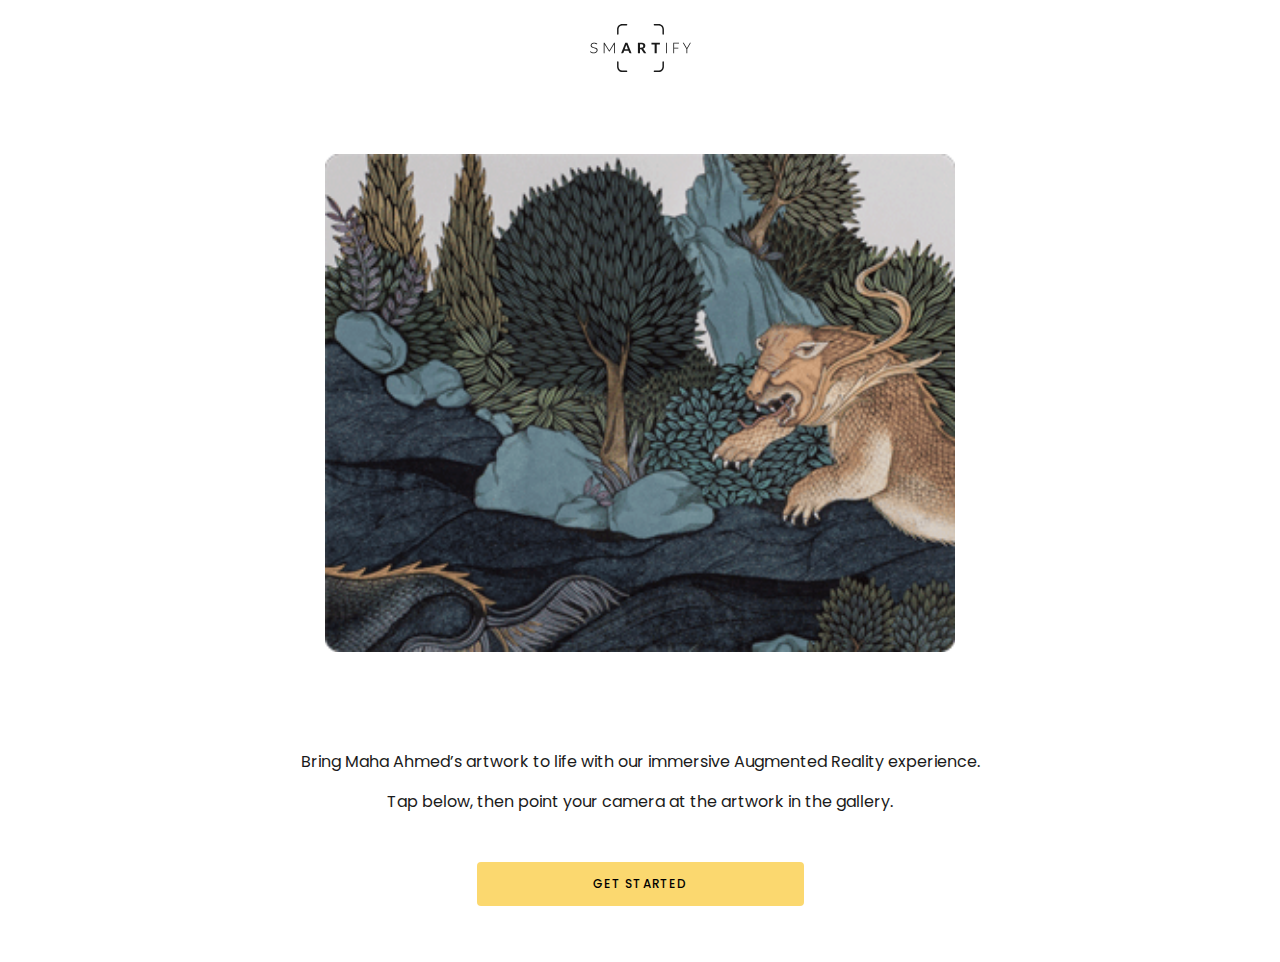
<file: index.html>
<!DOCTYPE html>
<html>
<head>
    <!-- Set the viewport and initial scale for mobile devices -->
    <meta name="viewport" content="width=device-width, initial-scale=1">
    
    <!-- Enable full-screen mode on Apple devices -->
    <meta name="apple-mobile-web-app-capable" content="yes">
    
    <!-- Set the character encoding -->
    <meta charset="UTF-8" />
    
    <!-- Set the title of the webpage -->
    <title>Smartify - Leighton House | Maha Ahmed</title>
    
    <!-- Include the Poppins font from Google Fonts -->
    <link rel="stylesheet" href="https://fonts.googleapis.com/css2?family=Poppins:wght@400;500;700&display=swap">
    
    <!-- Include the custom CSS file for styling -->
    <link rel="stylesheet" href="./Scripts/index.css">
</head>
<body>
    <!-- Smartify logo -->
    <img id="logo" src=".\Assets\Smartify-logo.svg" alt="Smartify Logo" width="101" height="48">
    
    <!-- Image of the painting -->
<div class="image-container"> 
    <img src=".\Assets\LHsm.png" alt="Maha Ahmed artwork" class="fade-image" id="image1">
    <img src=".\Assets\LH2sm.png" alt="Maha Ahmed artwork2" class="fade-image" id="image2">
</div>
  
    <!-- Description of the AR experience -->
    <div id="description">
        <p>Bring Maha Ahmed’s artwork to life with our immersive Augmented Reality experience.</p>
        <p>Tap below, then point your camera at the artwork in the gallery.</p>
    </div>
    
    <!-- Button to start the AR experience -->
    <button id="startButton" onclick="location.href='AR_page.html';">GET STARTED</button>

<!-- JavaScript for resizing -->
<!--     <script>
        function resizeImages() {
              const imageContainer = document.querySelector('.image-container');
              const fadeImages = document.querySelectorAll('.fade-image');

              if (window.innerWidth > window.innerHeight) {
                  // Landscape mode
                  let size = window.innerHeight * 0.7; // 70% of viewport height
                  imageContainer.style.width = `${size}px`;
                  imageContainer.style.height = "auto";
                  imageContainer.style.minHeight = `${size}px`;  // Add this line

                  fadeImages.forEach((img) => {
                      img.style.width = '100%';
                      img.style.height = 'auto';
                  });
              } else {
                  // Portrait mode
                  imageContainer.style.width = '300px';
                  imageContainer.style.height = 'auto';
                  imageContainer.style.minHeight = '300px';  // Add this line

                  fadeImages.forEach((img) => {
                      img.style.width = '100%';
                      img.style.height = 'auto';
                  });
              }
          }

        // Initial call
        resizeImages();

        // Attach the function to resize event
        window.addEventListener('resize', resizeImages);

        // Attach the function to orientationchange event with a delay
        window.addEventListener('orientationchange', function() {
            setTimeout(resizeImages, 200);
        });
    </script> -->
  <!-- JavaScript for image fading -->
    <script>
        let toggle = true;

        setInterval(function() {
            let image1 = document.getElementById('image1');
            let image2 = document.getElementById('image2');

            if (toggle) {
                image1.style.opacity = '0';
                image2.style.opacity = '1';
            } else {
                image1.style.opacity = '1';
                image2.style.opacity = '0';
            }

            toggle = !toggle;
        }, 5000); // 5000ms = 5s
    </script>
</body>
</html>
</file>
<file: Scripts/index.css>
body {
    display: flex;
    flex-direction: column;
    align-items: center;
    justify-content: center;
/*     height: 100vh; */
    padding: 16px;  
    background-color: #ffffff;
    color: #000000;
    text-align: center;
    font-family:'Poppins' , sans-serif;
/*     margin-top: 0;     */
}

#logo {
    max-width: 101px;
    max-height: 48px;
    margin-bottom: 16px; 
    margin-top: 0;
}


#description {
    margin-top: 16px;
    margin-bottom: 0;
    max-width: 100%;
    font-family: 'Poppins', sans-serif;
    font-style: normal;
    font-weight: 400;
    font-size: 16px;
    line-height: 150%;
    color: #1B1B1B;
}

#image {
    width: 100%;  /* adjust this as necessary */
    max-width: 278px; 
    max-height: 220px; 
    margin: 0 auto;
    border: none;
    border-radius: 8px;
}

#startButton {
    display: block;
    margin: 32px auto;
/*     margin-top: 32px; */
/*     margin-bottom: 32px;  */
    padding: 0px 16px;
    width: 327px;
    height: 44px;
    background-color: #FBD86F;
    color: #000000;
    border: none;
    border-radius: 4px;
    font-family: 'Poppins', sans-serif;
    font-style: normal;
    font-weight: 500;
    font-size: 12px;
    line-height: 44px;
    letter-spacing: 1.25px;
    text-transform: uppercase;
    cursor: pointer;
}
.image-container {
  position: relative;
  height: 278px; 
  width: 220px;
  margin-top: 16px
  margin-bottom: 16px;
}

.fade-image {
  position: absolute;
  left: 0;
  top: 0;
  height: 100%;
  width: 100%;
  object-fit: contain;
  opacity: 0;
  transition: opacity 2s ease-in-out;
}

#image1 {
  opacity: 1;
}

#image2 {
  opacity: 0;
}
@media screen and (orientation:landscape) {
  .image-container {
    width: 70vh;
    height: 70vh;
  }
  .fade-image {
    width: 100%;
    height: 100%;
  }
}
</file>
